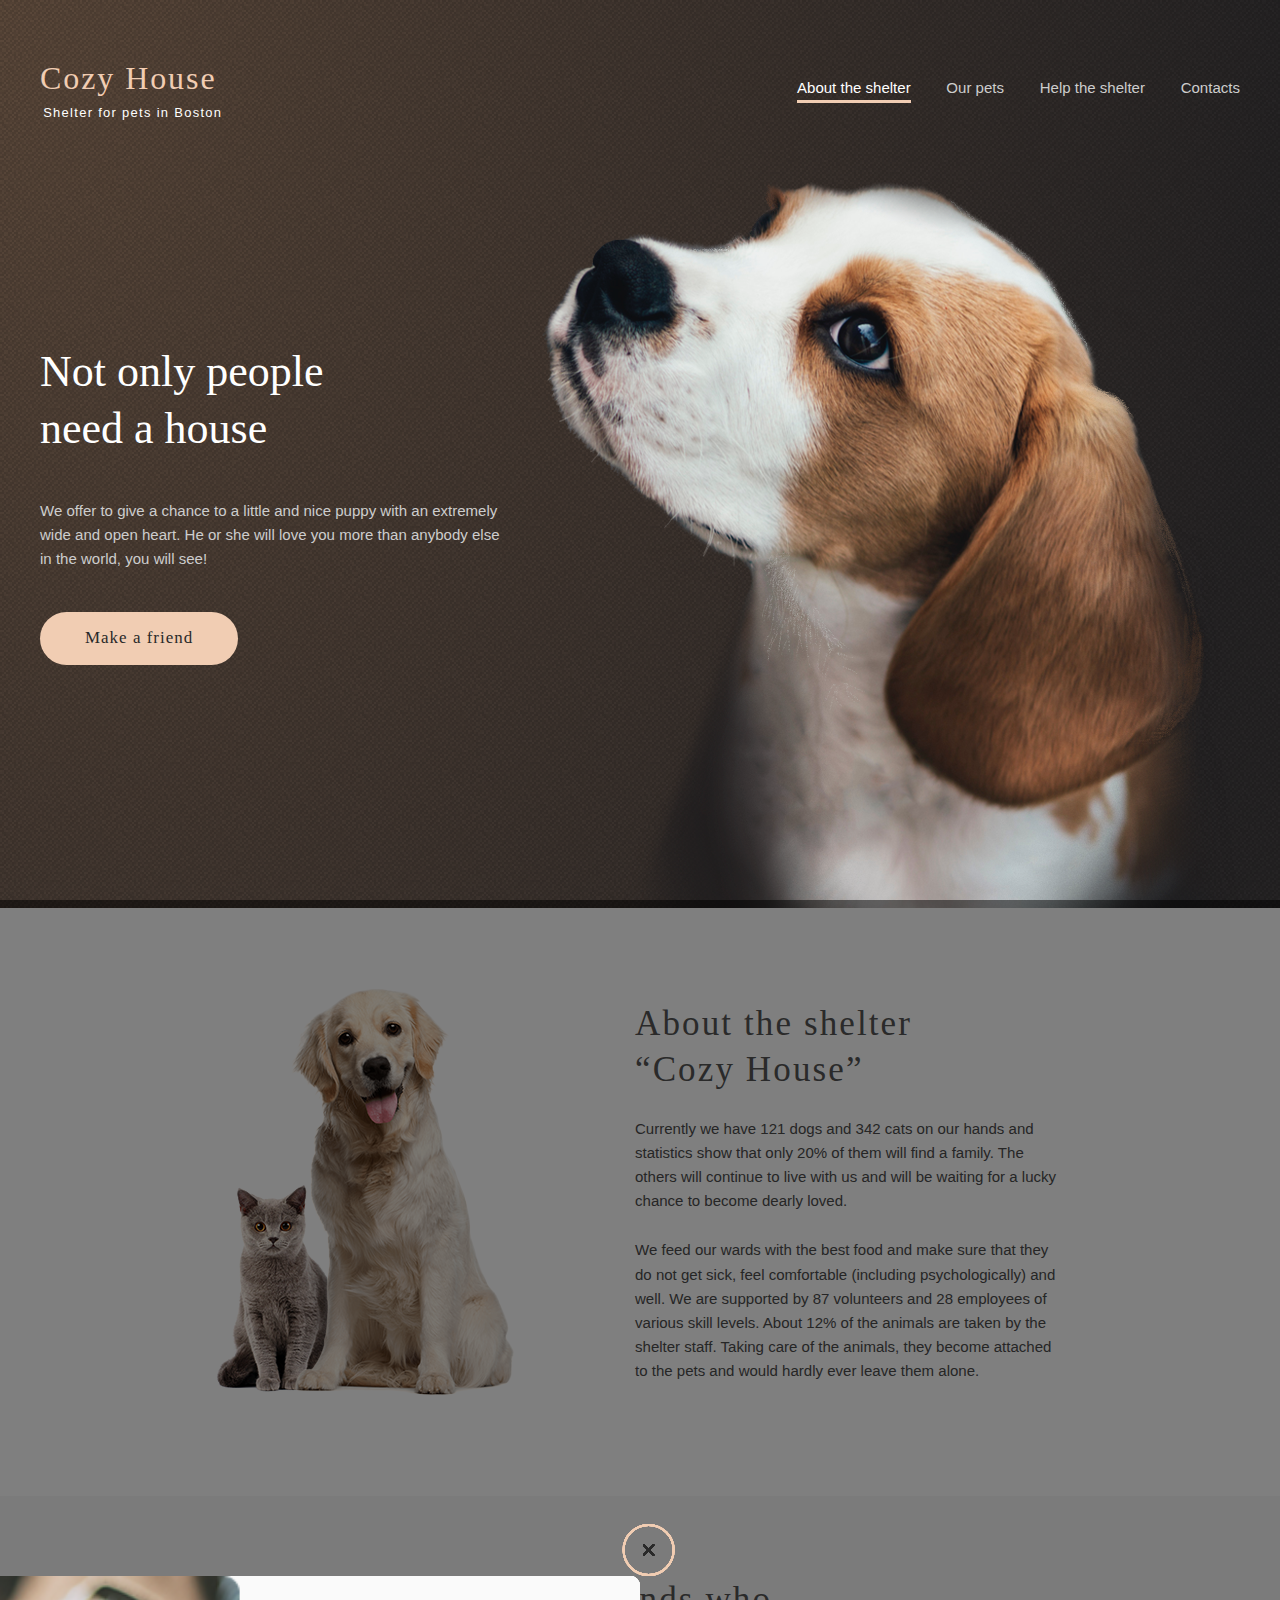
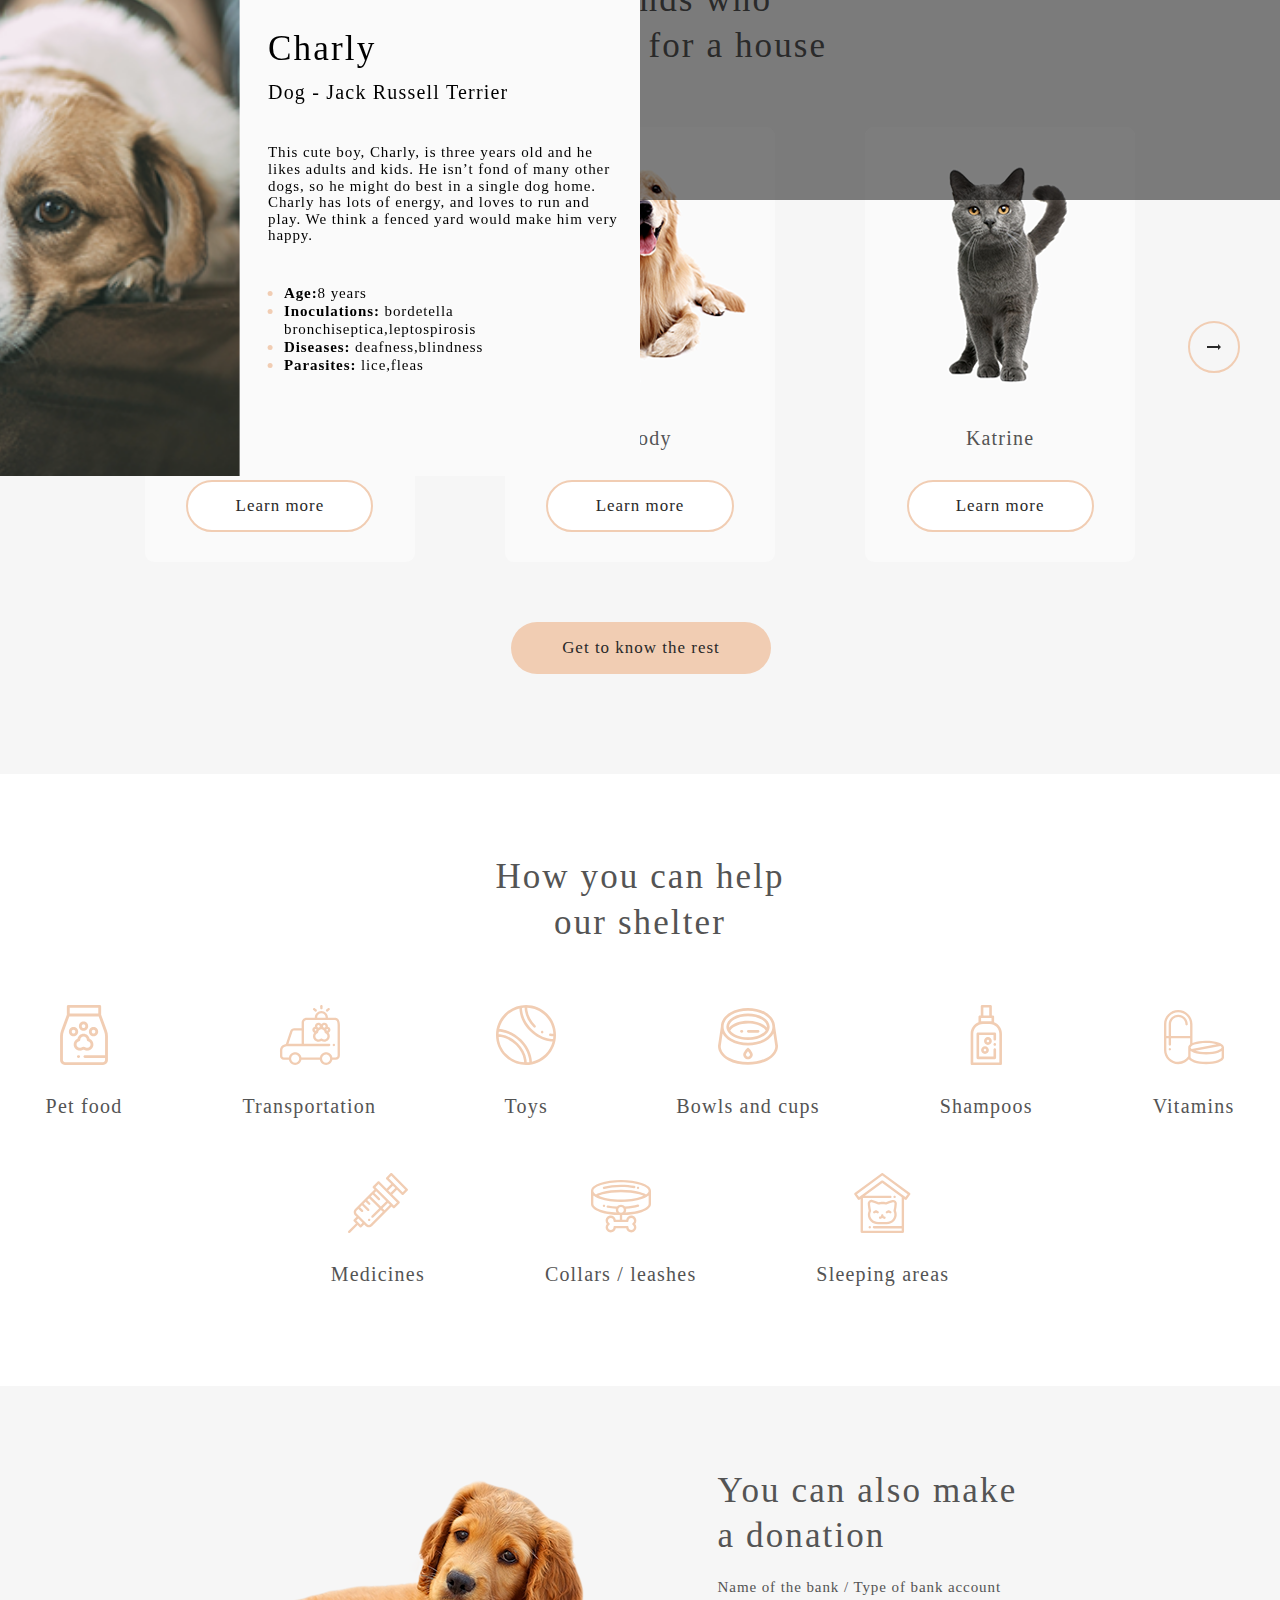
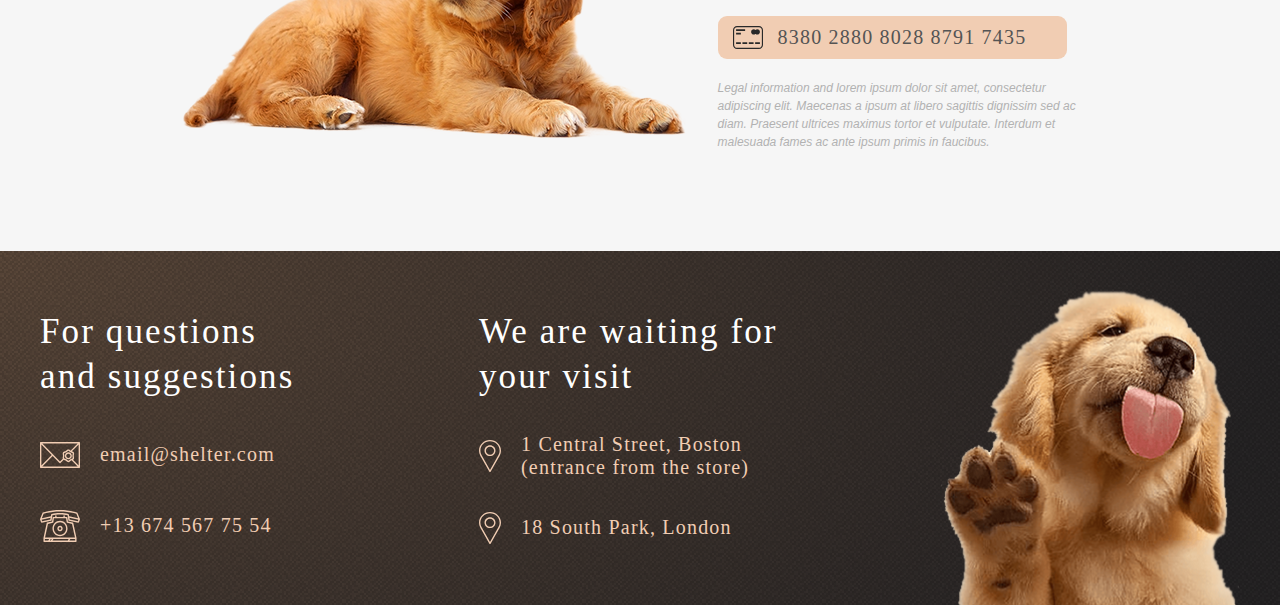
<file: index.html>
<!DOCTYPE html>
<html lang="en">
<head>
    <meta charset="UTF-8">
    <meta name='viewport' content="width=device-width">
    <meta http-equiv="X-UA-Compatible" content="ie=edge">
    <title>Shelter</title>
    <link rel="stylesheet" href="pages/style.css">
</head>
<body id="top">
    <header class="header">
        <div class="wrapper">
            <div class="logo">
                <h1 class="logo__title">Cozy House</h1>
                <h2 class="logo__subtitle">Shelter for pets in Boston</h2>
            </div>
            <nav class="menu">
                <input id="menu__toggle" type="checkbox">
                <label class="menu__btn" for="menu__toggle">
                    <span></span>
                </label>
                <ul class="list">
                    <li class="list__item">
                        <a href="#top" class="list__link first__list__link">About the shelter</a>
                    </li>
                    <li class="list__item">
                        <a href="pages/our_friends.html" class="list__link list__link__disabled">Our pets</a>
                    </li>
                    <li class="list__item">
                        <a href="" class="list__link list__link__disabled disabled__link__ever" >Help the shelter</a>
                    </li>
                    <li class="list__item">
                        <a href="" class="list__link list__link__disabled disabled__link__ever">Contacts</a>
                    </li>
                </ul>
            </nav>
        </div>
    </header>
    <main>
        <section class="hero">
            <div class="wrapper">
                <div class="hero__content">
                    <div class="content__section">
                        <h2 class="content__section__title">Not only people need a house</h2>
                        <p class="content__section__subtitle">We offer to give a chance to a little and nice puppy with an extremely wide and open heart. 
                            He or she will love you more than anybody else in the world, you will see!</p>
                        <form action="pages/our_friends.html" target="_blank">
                            <button class="content__section__button">Make a friend</button>
                        </form>
                    </div>
                    <img src="assets/start-screen-puppy.png" alt="start-screen-puppy" class="hero__image">
                </div>
            </div>
        </section>
        <section class="about">
            <div class="about__content">
                <img src="assets/about-pets.png" alt="about-pets" class="about__image">
                <div class="about__section">
                    <h3 class="about__title">About the shelter “Cozy House”</h3>
                    <p class="about__subtitle__1">Currently we have 121 dogs and 342 cats on our hands and statistics show that only 20% of them will
                    find a family. The others will continue to live with us and will be waiting for a lucky chance to become dearly loved.</p>
                    <p class="about__subtitle__2">We feed our wards with the best food and make sure that they do not get sick, feel comfortable (including psychologically) and well. 
                    We are supported by 87 volunteers and 28 employees of various skill levels. About 12% of the animals are taken by the shelter staff. 
                    Taking care of the animals, they become attached to the pets and would hardly ever leave them alone.</p>
                </div>
            </div>
        </section>
        <section class="pets">
            <div class="pets__content">
                <h3 class="pets__title">Our friends who
are looking for a house</h3>
                <div class="pets__wrapper">
                    <button class="slider__button left"><img src="assets/Arrow_left.svg" alt="arrov"></button>
                    <div class="slider"></div>
                    <button class="slider__button right"><img src="assets/Arrow.svg" alt="arrov"></button>
                </div>
                <form action="pages/our_friends.html" target="_blank">
                    <button class="pets__button">Get to know the rest</button>
                </form>
            </div>
            <div class="b-popup"></div>
        </section>
        <section class="help">
            <div class="help__content">
                <h3 class="help__title">How you can help our shelter</h3>
                <ul class="first__row">
                    <li class="row__item"><img src="assets/Vector1.svg" alt="food">Pet food</li>
                    <li class="row__item"><img src="assets/transportation.svg" alt="transportation" class="transp__item">Transportation</li>
                    <li class="row__item"><img src="assets/toys.svg" alt="toys">Toys</li>
                    <li class="row__item item__inline"><img src="assets/bowls-and-cups.svg" alt="bowl">Bowls and cups</li>
                    <li class="row__item"><img src="assets/shampoos.svg" alt="shampoos">Shampoos</li>
                    <li class="row__item item__inline"><img src="assets/vitamins.svg" alt="vitamins">Vitamins</li>
                    <li class="row__item"><img src="assets/medicines.svg" alt="medicines">Medicines</li>
                    <li class="row__item item__inline"><img src="assets/collars-or-leashes.svg" alt="collars-or-leashes">Collars / leashes</li>
                    <li class="row__item"><img src="assets/sleeping-area.svg" alt="sleeping-area">Sleeping areas</li>
                </ul>
            </div>
        </section>
        <section class="donation"> 
            <div class="donation__content">
                <img src="assets/donation-dog.png" alt="donation-dog" class="donation__dog">
                <div class="donation__item">
                    <h3 class="donation__title">You can also make a donation</h3>
                    <h5 class="donation__subtitle">Name of the bank / Type of bank account</h5>
                        <div class="credit__card">
                            <img src="assets/credit-card.svg" alt="">
                            <a href="">8380 2880 8028 8791 7435</a>
                        </div>
                    <p class="donation__paragraph">Legal information and lorem ipsum dolor sit amet, consectetur adipiscing elit. 
                        Maecenas a ipsum at libero sagittis dignissim sed ac diam. Praesent ultrices maximus tortor et vulputate. 
                        Interdum et malesuada fames ac ante ipsum primis in faucibus.</p>
                </div>
            </div>
        </section>
    </main>
    <footer class="footer">
        <div class="footer__content">
            <ul class="content__contacts">
                <li>
                    <h3 class="footer__titile">For questions and suggestions</h3>
                </li>
                <li>
                    <a href="https://gmail.com" class="footer__item"><img src="assets/mail.svg" alt="mail" class="footer_icons">email@shelter.com</a>
                </li>
                <li>
                    <a href="tel:+13 674 567 75 54" class="footer__item"><img src="assets/phone.svg" alt="phone" class="footer_icons">+13 674 567 75 54</a>
                </li>
            </ul>
            <ul class="content__adress">
                <li>
                    <h3 class="footer__titile">We are waiting for your visit</h3>
                </li>
                <li>
                    <a href="https://www.google.com/maps/place/1+Central+St,+Boston,+MA+02109,+%D0%A1%D0%A8%D0%90/@42.3585519,-71.056915,17z/data=!3m1!4b1!4m5!3m4!1s0x89e370868bc2ce7b:0x82fa7db94f5fea9e!8m2!3d42.3585519!4d-71.0547263" target="_blank" class="footer__item"><img src="assets/pin.svg" alt="pin" class="footer_icons">1 Central Street, Boston (entrance from the store)</a>
                </li>
                <li>
                    <a href="https://www.google.com/maps/search/18+South+Park,+London/@51.4750066,-0.2544279,12z/data=!3m1!4b1" target="_blank" class="footer__item"><img src="assets/icon-marker.svg" alt="icon" class="footer_icons" >18 South Park, London</a>
                </li>
            </ul>
            <img src="assets/footer-puppy.png" alt="footer-puppy" class="footer__puppy">
        </div>
    </footer>
    <script src="./pages/main.js"></script>
</body>
</html>
</file>
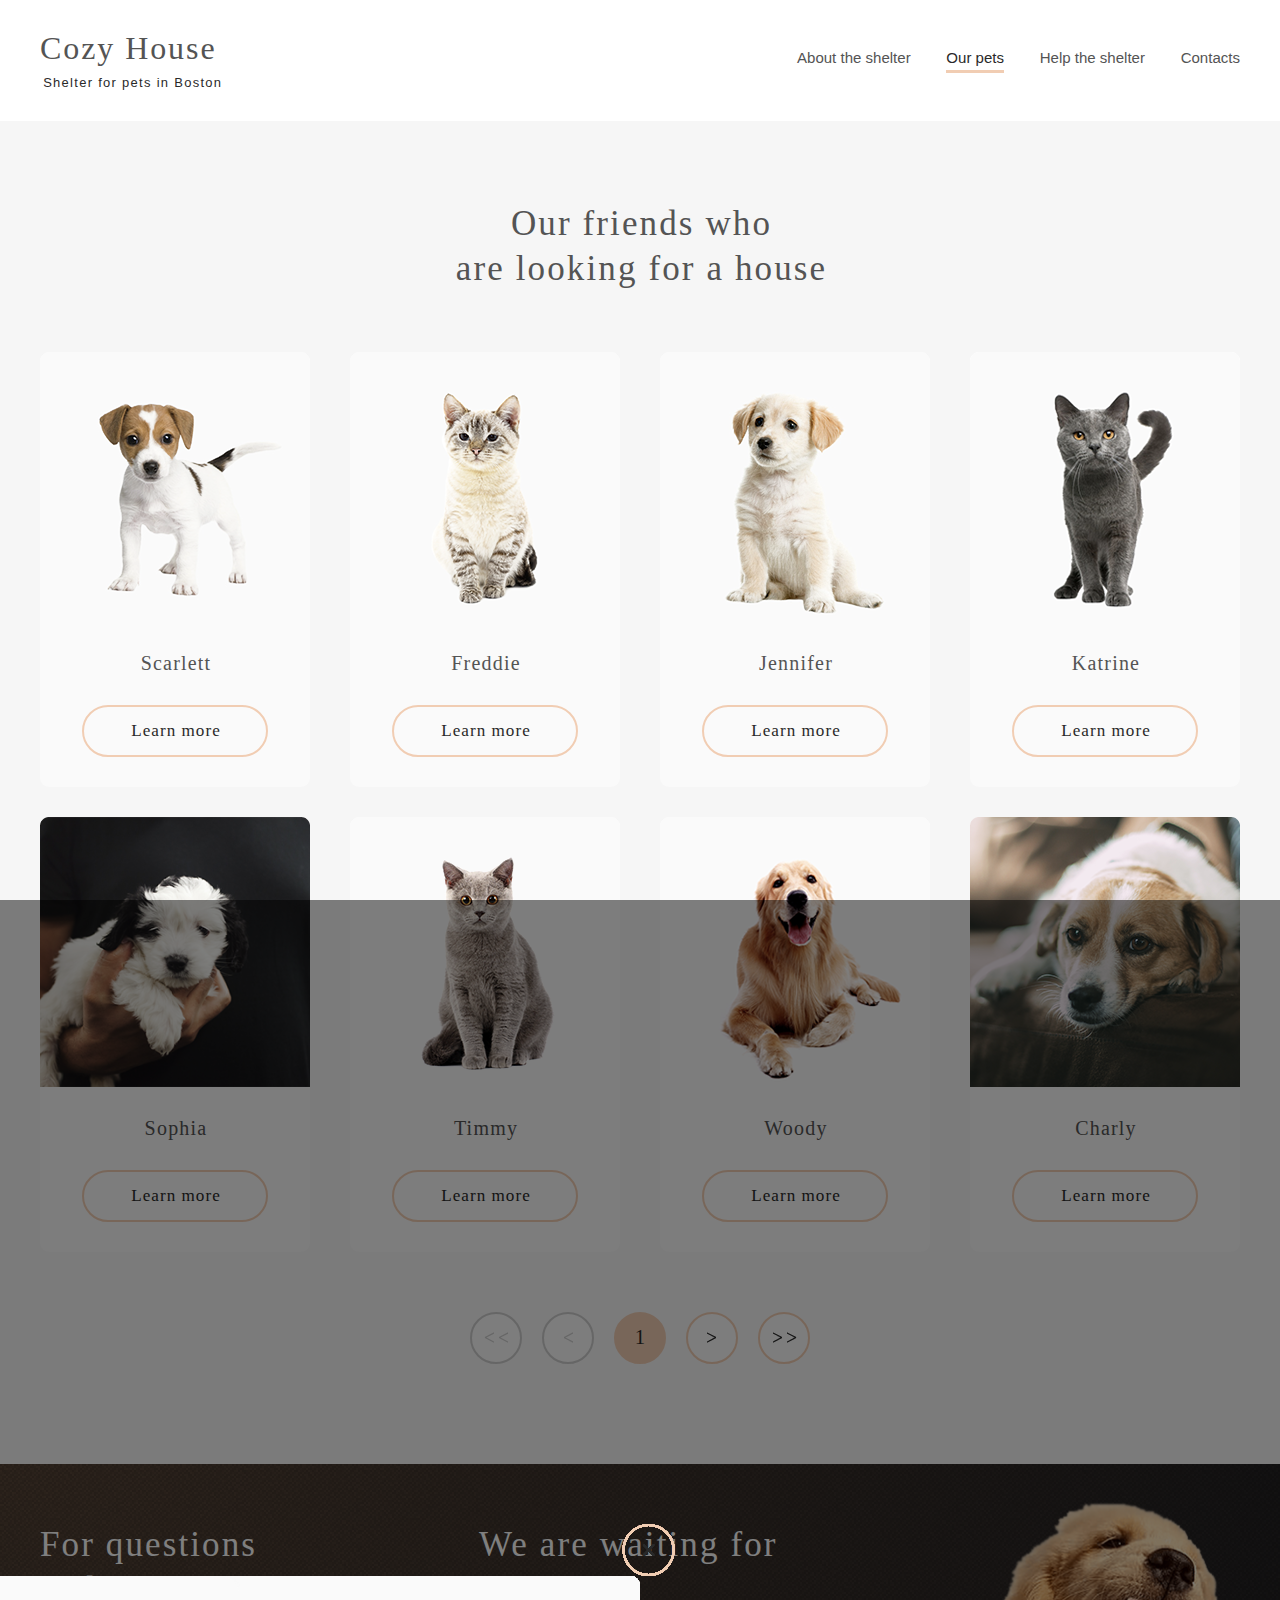
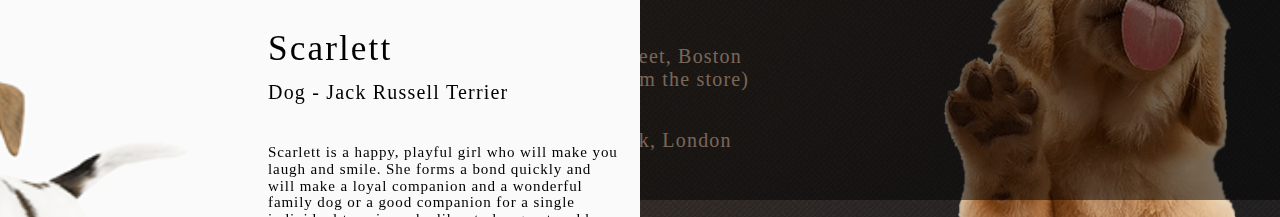
<file: pages/our_friends.html>
<!DOCTYPE html>
<html lang="en">
<head>
    <meta charset="UTF-8">
    <meta name='viewport' content="width=device-width, initial-scale-1.0">
    <meta http-equiv="X-UA-Compatible" content="ie=edge">
    <title>Shelter</title>
    <link rel="stylesheet" href="friends.css">
</head>
<body>
    <header class="header">
        <div class="wrapper">
            <div class="logo">
                <a href="../index.html">
                    <h1 class="logo__title">Cozy House</h1>
                    <h2 class="logo__subtitle">Shelter for pets in Boston</h2>
                </a>
            </div>
            <nav class="menu">
                <input id="menu__toggle" type="checkbox" />
                <label class="menu__btn" for="menu__toggle">
                    <span></span>
                </label>
                <ul class="list">
                    <li class="list__item">
                        <a href="../index.html" class="list__link list__link__disabled">About the shelter</a>
                    </li>
                    <li class="list__item">
                        <a href="" class="list__link first__list__link">Our pets</a>
                    </li>
                    <li class="list__item">
                        <a href="" class="list__link list__link__disabled disabled__link__ever">Help the shelter</a>
                    </li>
                    <li class="list__item">
                        <a href="" class="list__link list__link__disabled disabled__link__ever">Contacts</a>
                    </li>
                </ul>
            </nav>
        </div>
    </header>
    <main>
        <section class="friends">
            <h3 class="friends__title">Our friends who
are looking for a house</h3>
            <div class="page" id="page">
                <div class="pets" id="pets">
                </div>
            </div>
            <div class="buttons__wrapper">
                <button class="button button__disabled" id="firstPage" disabled><img src="../assets/doubleArrowLeft.svg" alt="turn left"></button>
                <button class="button button__disabled" id="prevPage" disabled><img src="../assets/dArrowLeft.png" alt="turn left"></button>
                <button class="button button__active" id="currentPage">0</button>
                <button class="button" id="nextPage"><img src="../assets/arr-r.png" alt="turn right"></button>
                <button class="button" id="lastPage"><img src="../assets/arrowRight.png" alt="turn right"></button>
            </div>
            <div class="b-popup"></div>
        </section>
    </main>
    <footer class="footer">
        <div class="footer__content">
            <ul class="content__contacts">
                <li>
                    <h3 class="footer__titile">For questions and suggestions</h3>
                </li>
                <li>
                    <a href="https://gmail.com" class="footer__item"><img src="../assets/mail.svg" alt="mail" class="footer_icons">email@shelter.com</a>
                </li>
                <li>
                    <a href="tel:+13 674 567 75 54" class="footer__item"><img src="../assets/phone.svg" alt="phone" class="footer_icons">+13 674 567 75 54</a>
                </li>
            </ul>
            <ul class="content__adress">
                <li>
                    <h3 class="footer__titile">We are waiting for your visit</h3>
                </li>
                <li>
                    <a href="https://www.google.com/maps/place/1+Central+St,+Boston,+MA+02109,+%D0%A1%D0%A8%D0%90/@42.3585519,-71.056915,17z/data=!3m1!4b1!4m5!3m4!1s0x89e370868bc2ce7b:0x82fa7db94f5fea9e!8m2!3d42.3585519!4d-71.0547263" target="_blank" class="footer__item"><img src="../assets/pin.svg" alt="pin" class="footer_icons">1 Central Street, Boston (entrance from the store)</a>
                </li>
                <li>
                    <a href="https://www.google.com/maps/search/18+South+Park,+London/@51.4750066,-0.2544279,12z/data=!3m1!4b1" target="_blank" class="footer__item"><img src="../assets/icon-marker.svg" alt="icon" class="footer_icons" >18 South Park, London</a>
                </li>
            </ul>
            <img src="../assets/footer-puppy.png" alt="footer-puppy" class="footer__puppy">
        </div>
    </footer>
    <script src="./script.js"></script>
</body>
</html>
</file>
<file: pages/style.css>
* {
    margin: 0px;
    padding: 0px;
    -webkit-box-sizing: border-box;
    -moz-box-sizing: border-box;
    -o-box-sizing: border-box;
    box-sizing: border-box;
}

:root {
    font-size: 16px;
}

body {
    margin: 0px auto;
    width: 100%;
}

.header {
    width: 100%;
    position: absolute;
    top: 3.812rem;
    padding: 0rem 2.5rem;
}

.wrapper {
    max-width: 75rem;
    margin: 0 auto;
    display: flex;
    justify-content: space-between;
}

.logo {
    display: flex;
    flex-direction: column;
}

.logo__title {
    font-family: Georgia;
    font-style: normal;
    font-weight: normal;
    font-size: 2rem;
    line-height: 110%;
    letter-spacing: 0.06em;
    color: #F1CDB3;
    z-index: 1;
}

.logo__subtitle {
    font-family: Arial;
    font-weight: 100;
    font-size: 0.81rem;
    line-height: 0.94rem;
    line-height: 110%;
    letter-spacing: 0.1em;
    color: #FFFFFF;
    margin-top: 0.625rem;
    text-align: center;
    padding-left: 0.2rem;
    z-index: 1;
}

.menu {
    display: flex;
    width: 27.6875rem;
}

#menu__toggle {
    display: none;
}

.list {
    list-style-type: none;
    display: flex;
    width: 100%;
    justify-content: space-between;
}

.list__item {
    padding-top: 0.94rem;
}

.first__list__link {
    padding-bottom: 0.25rem;
    border-bottom: solid 3px #F1CDB3;
}

.list__link {
    text-decoration: none;
    font-weight: normal;
    font-family: Arial;
    font-size: 0.94rem;
    line-height: 160%;
    color: #ffffff;
} 

.list__link:hover {
    color: #ffffff;
}

.list__link:active {
    padding-bottom: 0.25rem;
    border-bottom: solid 3px #F1CDB3;
}

.list__link__disabled {
    color: #CDCDCD;
}

.disabled__link__ever {
    pointer-events: none;
}

main {
    display: flex;
    flex-direction: column;
}

.hero {
    background: url(../assets/noise_transparent@2x.png),
    radial-gradient(100% 215.42% at 0% 0%, #5B483A 0%, #262425 100%), #211F20;
    padding: 0rem 2.5rem;
}


.hero__content {
    display: flex;
    flex-wrap: wrap;
    justify-content: space-between;
    width: 100%;
}

.content__section {
    display: flex;
    flex-direction: column;
    justify-content: center;
    max-width: 28.75rem;
}

.content__section__title {
    width: 19.375rem;
    font-family: Georgia;
    font-style: normal;
    font-weight: normal;
    font-size: 2.75rem;
    line-height: 130%;
    color: #FFFFFF;
    padding-top: 6.2rem;
}

.content__section__subtitle {
    font-family: Arial;
    font-size: 0.94rem;
    line-height: 160%;
    color: #CDCDCD;
    margin-top: 2.6rem;
}

.content__section__button {
    padding: 15px 45px;
    border-radius: 100px;
    background-color: #F1CDB3;
    font-family: Georgia;
    font-size: 1.06rem;
    line-height: 130%;
    letter-spacing: 0.06em;
    color: #292929;
    border: none;
    margin-top: 2.6rem;
}

.content__section__button:hover {
    background-color: #FDDCC4;
    cursor: pointer;
}

button, 
button:active, 
button:focus {
    outline: none;
}

.hero__image {
    padding-top: 11.25rem;
}

.about {
    padding: 0rem 2.5rem;
    background-color: #ffffff;
}

.about__content {
    max-width: 53.125rem;
    margin: 5rem auto 6.25rem;
    column-gap: 7.5rem;
    display: flex;
    flex-wrap: wrap-reverse;
    justify-content: space-between;
    align-items: center;
}

.about__section {
    width: 26.875rem;
}

.about__title {
    width: 23.125rem;
    font-family: Georgia;
    font-style: normal;
    font-weight: normal;
    font-size: 2.19rem;
    line-height: 130%;
    letter-spacing: 0.06em;
    color: #545454;
}

.about__subtitle__1 {
    font-family: Arial;
    font-style: normal;
    font-weight: normal;
    font-size: 0.94rem;
    line-height: 160%;
    color: #4C4C4C;
    padding: 1.5625rem 0rem;
}

.about__subtitle__2 {
    font-family: Arial;
    font-style: normal;
    font-weight: normal;
    font-size: 0.94rem;
    line-height: 160%;
    color: #4C4C4C;
}

.pets {
    background-color: #F6F6F6;
    padding: 0rem 2.5rem;
}

.pets__content {
    max-width: 75rem;
    display: flex;
    flex-direction: column;
    align-items: center;
    margin: 5rem auto 6.25rem;
}

.pets__title {
    width: 33%;
    white-space: pre;
    display: flex;
    justify-content: center;
    font-family: Georgia;
    font-style: normal;
    font-weight: normal;
    font-size: 2.19rem;
    line-height: 130%;
    text-align: center;
    letter-spacing: 0.06em;
    color: #545454;
    margin-top: 1px;
    margin-left: 3px;
}

.pets__wrapper {
    width: 100%;
    display: flex;
    justify-content: space-between;
    margin-top: 3.7rem;
}

.pets__button {
    margin-top: 3.76rem;
    margin-left: 2px;
    width: 16.31rem;
    padding: 0.94rem 0rem;
    font-family: Georgia;
    display: flex;
    justify-content: center;
    align-items: center;
    font-style: normal;
    font-weight: normal;
    font-size: 1.06rem;
    line-height: 130%;
    letter-spacing: 0.06em;
    color: #292929;
    background-color: #F1CDB3;
    border-radius: 100px;
    border: none;
}

.pets__button:hover {
    background-color: #FDDCC4;
    cursor: pointer;
}

.slider {
    width: 82.5%;
    display: flex;
    justify-content: center;
    column-gap: 5.63rem;
    list-style-type: none;
    overflow: hidden;
}

.slider__button {
    display: flex;
    justify-content: center;
    align-items: center;
    width: 3.25rem;
    height: 3.25rem;
    border: 2px solid #F1CDB3;
    box-sizing: border-box;
    border-radius: 6.25rem;
    background-color: #F6F6F6;
    margin-top: 12.08rem;
}

.slider__button:hover {
    background-color: #FDDCC4;
    border: 2px solid #FDDCC4;
    cursor: pointer;
}

.pet__card {
    display: none;
    position: relative;
    flex-direction: column;
    justify-content: center;
    background-color: #FAFAFA;
    border-radius: 9px;
    animation: 0.5s ease-in-out;
}

.pet__card:hover {
    background-color: #ffffff;
    box-shadow: 0px 2px 35px 14px rgba(13, 13, 13, 0.04);
}


.card__title {
    margin: 1.875rem auto;
    font-family: Georgia;
    font-style: normal;
    font-weight: normal;
    font-size: 1.25rem;
    line-height: 1.44rem;
    text-align: center;
    letter-spacing: 0.06em;
    color: #545454;
}

.card__button {
    margin: 0rem auto 1.875rem;
    width: 11.69rem;
    background-color: white;
    border: 2px solid #F1CDB3;
    border-radius: 100px;
    font-family: Georgia;
    font-style: normal;
    font-weight: normal;
    font-size: 1.06rem;
    line-height: 130%;
    letter-spacing: 0.06em;
    color: #292929;
    padding-top: 0.8rem;
    padding-bottom: 0.8rem;
}

.card__button:hover {
    background-color: #FDDCC4;
    border: 2px solid #FDDCC4;
    cursor: pointer;
}

.help {
    padding: 0rem 2.5rem;
    background-color: #ffffff;
}

.help__content {
    max-width: 75rem;
    margin: 5rem auto 6.25rem; 
    display: flex;
    flex-direction: column;
    align-items: center;
}

.help__title {
    width: 20rem;
    font-family: Georgia;
    font-style: normal;
    font-weight: normal;
    font-size: 2.1875rem;
    line-height: 130%;
    text-align: center;
    letter-spacing: 0.06em;
    color: #545454;
    margin: 0rem auto 3.75rem;
}

.first__row {
    display: flex;
    flex-wrap: wrap;
    row-gap: 3.44rem;
    justify-content: center;
    column-gap: 7.5rem;
    list-style-type: none;
    width: 100%;
}

.row__item {
    display: flex;
    flex-direction: column;
    align-items: center;
    row-gap: 1.875rem;
    font-family: Georgia;
    font-style: normal;
    font-weight: normal;
    font-size: 1.25rem;
    line-height: 115%;
    letter-spacing: 0.06em;
    color: #545454;
}

.item__inline {
    align-self: flex-end;
}

.donation {
    background-color: #F6F6F6;
    padding: 0rem 2.5rem;
}

.donation__item {
    width: 31.66%;
}

.donation__content {
    max-width: 75rem;
    display: flex;
    flex-wrap: wrap-reverse;
    justify-content: center;
    row-gap: 3.75rem;
    align-items: center;
    column-gap: 1.875rem;
    margin: 5.1rem auto 6.3rem; 
}

.donation__title {
    width: 18.75rem;
    font-family: Georgia;
    font-style: normal;
    font-weight: normal;
    font-size: 2.19rem;
    line-height: 130%;
    letter-spacing: 0.06em;
    color: #545454;
}

.donation__subtitle {
    font-family: Georgia;
    font-style: normal;
    font-weight: normal;
    font-size: 0.94rem;
    line-height: 110%;
    letter-spacing: 0.06em;
    color: #545454;
    margin: 1.25rem 0rem;
}

.credit__card {
    width: 21.85rem;
    display: flex;
    align-items: center;
    border-radius: 9px;
    background-color: #F1CDB3;
    border: none;
    font-family: Georgia;
    font-style: normal;
    font-weight: normal;
    font-size: 1.25rem;
    line-height: 115%;
    letter-spacing: 0.06em;
    color: #545454;
}

.credit__card:hover {
    background-color: #FDDCC4;
}

.credit__card > img {
    margin: 0px 15px
}

.credit__card > a {
    padding: 0.625rem 0rem;
    text-decoration: none;
    color: #545454;
}

.donation__paragraph {
    font-family: Arial;
    font-style: italic;
    font-weight: normal;
    font-size: 0.75rem;
    line-height: 18px;
    display: flex;
    align-items: center;
    color: #B2B2B2;
    margin-top: 1.25rem;
}

.footer {
    overflow: hidden;
    background: url(../assets/noise_transparent@2x.png),
    radial-gradient(100% 215.42% at 0% 0%, #5B483A 0%, #262425 100%), #211F20;
    padding: 0rem 2.5rem;
}

.footer__content {
    max-width: 75rem;
    display: flex;
    justify-content: space-between;
    flex-wrap: wrap;
    margin: 2.4rem auto 0;
}

.content__contacts {
    list-style-type: none;
    display: flex;
    flex-direction: column;
    align-items: flex-start;
    row-gap: 2.62rem;
    width: 17.5rem;
    margin-top: 1.2rem
}

.content__adress {
    list-style-type: none;
    display: flex;
    flex-direction: column;
    align-items: flex-start;
    row-gap: 2.05rem;
    width: 18.875rem;
    margin-top: 1.2rem
}

.footer__titile {
    font-family: Georgia;
    font-style: normal;
    font-weight: normal;
    font-size: 2.19rem;
    line-height: 130%;
    letter-spacing: 0.06em;
    color: #FFFFFF;
}

.footer__item {
    display: flex;
    justify-content: flex-start;
    column-gap: 1.25rem;
    align-items: center;
    font-family: Georgia;
    font-style: normal;
    font-weight: normal;
    font-size: 1.25rem;
    line-height: 115%;
    letter-spacing: 0.06em;
    color: #F1CDB3;
    text-decoration: none;
}

.popUp {
    position: fixed;
    opacity: 1;
    display: flex;
    top: 200%; 
    z-index: 3;
    transform: translate(-50%, -50%);
}

.popUp__contain {
    width: 56.3rem;
    display: flex;
    justify-content: space-between;
    font-family: Georgia;
    background-color: #FAFAFA;
    border-radius: 9px;
    overflow: hidden;
    margin-top: 3.25rem;
}

.popUp__img {
    width: 500px;
    height: 500px;
}

.popUp__inner {
    width: 22rem;
    margin-right: 1.25rem;
}

.popUp__title {
    font-family: Georgia;
    font-style: normal;
    font-weight: normal;
    font-size: 2.2rem;
    line-height: 130%;
    letter-spacing: 0.06em;
    color: #000000;
    margin-top: 3.1rem;
}

.popUp__subtitle {
    font-family: Georgia;
    font-style: normal;
    font-weight: normal;
    font-size: 1.25rem;
    line-height: 115%;
    letter-spacing: 0.06em;
    color: #000000;
    margin-top: 0.63rem;
}

.popUp__description {
    font-family: Georgia;
    font-style: normal;
    font-weight: normal;
    font-size: 0.94rem;
    line-height: 110%;
    letter-spacing: 0.06em;
    color: #000000;
    margin: 2.5rem 0rem;
}

.popUp__list {
    color: #F1CDB3;
    margin-left: 1rem;
}

.popUp__list-item {
    color: #000000;
    font-size: 15px;
    line-height: 110%;
    letter-spacing: 0.06em;
}

.popUp__btn {
    height: 52px;
    width: 52px;
    border: 2px solid #F1CDB3;
    border-radius: 75%;
    display: flex;
    justify-content: center;
    align-items: center;
    position: fixed;
    top: 0;
    right: -35px;
}

.b-popup{
    width: 100%;
    min-height: 100%;
    background-color: rgba(0,0,0,0.5);
    overflow: hidden;
    position: fixed;
    top: 100%; /*0px*/
    left: 0px;
    right: 0px;
    bottom: 0px;
    z-index: 2;
} 


.active {
    display: flex;
    opacity: 1;
}

.next {
    position: absolute;
    top: 0;
    display: flex;
  }

.to-left {
  animation-name: left;
}

.from-right {
  animation-name: right;
}

.to-right {
  animation-name: right;
  animation-direction: reverse;
}

.from-left {
  animation-name: left;
  animation-direction: reverse;
}

@keyframes left {
  from {
    left: 0;
  }
  to {
    left: -100%;
  }
}

@keyframes right {
  from {
    right: 100%;
  }
  to {
    right: 0;
  }
}

@keyframes slidein {
    from {
        right: -100%;
    }

    to {
        right: 0;
    }
}

@media (max-width: 1279px) {
    .popUp__contain {
        width: 39.4rem;
        margin-top: 3.25rem;
    }
    
    .popUp__img {
        width: 350px;
        height: 350px;
    }
    
    .popUp__inner {
        width: 16.25rem;
        margin-right: 1.25rem;
    }
    
    .popUp__title {
        font-size: 2.2rem;
        margin-top: 0.63rem;
    }
    
    .popUp__subtitle {
        font-size: 1.25rem;
        margin-top: 0.63rem;
    }
    
    .popUp__description {
        font-size: 0.94rem;
        margin: 1.25rem 0rem;
    }

    .content__section > form {
        margin: 0px auto;
    }
    
}

@media (max-width: 767px) {
    .popUp__contain {
        width: 271px;
        margin-top: 3.25rem;
        justify-content: center;
    }
    
    .logo {
        z-index: 4;
    }

    .popUp__img {
        display: none;
    }
    
    .popUp__inner {
        margin-right: 0rem;
        display: flex;
        flex-direction: column;
        align-items: center;
    }
    
    .popUp__title {
        font-size: 2.2rem;
        margin-top: 0.63rem;
    }
    
    .popUp__subtitle {
        font-size: 1.25rem;
        margin-top: 0.63rem;
    }
    
    .popUp__description {
        font-size: 0.94rem;
        margin: 1.25rem 0rem;
        text-align: justify;
        margin-left: 10px;
        margin-right: 10px;
    }

    .popUp__list {
        margin-bottom: 10px;
    }

    .popUp__btn {
        position: fixed;
        top: 0;
        right: -35px;
    }

    .donation__title {
        margin: 0px auto;
        width: 14rem;
    }

    .content__section__title {
        margin: 0 auto;
        width: 260px;
    }
}


@media (max-width: 77.5rem) { 
    .header {
        top: 1.95rem;
        padding: 0rem 1.9rem;
    }

    .logo__subtitle {
        padding-left: 0.1rem;
    }

    .hero {
        padding: 0rem 1.9rem;
    }

    .hero__content {
        justify-content: center;
        column-gap: 0.31rem;
        row-gap: 6.25rem;
    }

    .content__section__title {
        padding-top: 9.44rem;
    }

    .content__section__subtitle {
        margin-top: 2.58rem;
    }

    .content__section__button {
        align-self: center;
    }    

    .about__content {
        justify-content: center;
        row-gap: 5rem;
    }

    .about__section {
        width: 27.31rem
    }

    .about__title {
        margin-top: 1px;
    }

    .about__subtitle__1 {
        padding: 1.5rem 0rem 1.57rem;
    }

    .pets {
        padding: 0rem 1.9rem;
    }

    .pets__title {
        margin-top: 1px;
    }

    .pets__wrapper {
        margin-top: 3.6rem;
        column-gap: 0.75rem;
    }

    .slider {
        margin-top: 1px;
    }

    .card__title {
        margin: 1.875rem auto 1.9rem;
    }

    .card__button {
        padding-top: 0.8rem;
        padding-bottom: 0.8rem;
    }

    .pets__button {
        margin-top: 3.76rem;
    }

    .help {
        padding: 0rem 1.9rem;
    }

    .help__title { 
        margin: 1px auto 3.7rem;
    }

    .first__row {
        column-gap: 3.75rem;
        
    }

    .row__item {
        width: 10.625rem;
        align-content: center;
    }

    .transp__item {
        margin-right: 1.31rem;
    }

    .donation {
        padding: 0rem 1.9rem;
    }

    .donation__item {
        width: 23.75rem;
    }

    .donation__content {
        justify-content: center;
        margin: 5.1rem auto 6.26rem;
    }

    .donation__subtitle {
        margin: 1.2rem 0rem 1.23rem;
    }

    .donation__dog {
        margin-right: 1px;
    }

    .footer__content {
        display: flex;
        justify-content: center;
        column-gap: 3.75rem;
        row-gap: 3.9rem;
        margin: 0.72rem auto 0;
    }

    .content__contacts {
        width: 17.5rem;
    }

    .content__adress {
        width: 18.875rem;
    }
}

@media (max-width: 1150px) {
    .help__content {
        width: 39.38rem;
    }
}

@media (max-width: 62.5rem) {
    .hero__image {
        width: 35.56rem;
        margin-left: auto;
        padding: 0rem;
    }
}

@media (max-width: 47rem) {
    .header {
        padding: 0rem 0.625rem;
    }

    .menu__btn {
        display: flex; 
        align-items: center; 
        position: absolute;
        top: 19px;
        right: 53px;
        width: 30px;
        height: 22px;
        cursor: pointer;
        z-index: 4;
        transition-duration: .25s;
    }

    .menu__btn > span,
    .menu__btn > span::before,
    .menu__btn > span::after {
    display: block;
    position: absolute;
    width: 100%;
    height: 2px;
    background-color: #F1CDB3;
    transition-duration: .25s;
    }
    .menu__btn > span::before {
    content: '';
    top: -10px;
    transition-duration: .25s;
    }
    .menu__btn > span::after {
    content: '';
    top: 10px;
    transition-duration: .25s;
    }

    .list {
        visibility: hidden;
        top: 0;
        bottom: 0;
        right: -100%;
        width: 320px;
        flex-direction: column;
        position: fixed;
        align-items: center;
        justify-content: center;
        row-gap: 2.5rem;
        background-color:  #292929;
        transition-duration: .5s;
    }

    .list__item {
        padding: 0rem;
    }

    .list__link {
        color: #CDCDCD;
        font-family: Arial;
        font-size: 2rem;
        line-height: 160%;
    }

    .first__list__link {
        color: #FAFAFA;
        font-family: Arial;
        font-size: 2rem;
        line-height: 160%;
    }

    .menu {
        width: 0rem;
    }

    #menu__toggle:checked ~ .menu__btn > span {
        transform: rotate(90deg);
        transition-duration: .25s;
    }
    #menu__toggle:checked ~ .menu__btn > span::before {
        background-color: #F1CDB3;
    }
    #menu__toggle:checked ~ .menu__btn > span::after {
        background-color: #F1CDB3;
    }
    #menu__toggle:checked ~ .list {
        visibility: visible;
        right: 0;
        animation-duration: .5s;
        animation-name: slidein;
        z-index: 3;
      }

    .hero {
        padding: 0rem 0.625rem;
    }

    .hero__content {
        row-gap: 6.6rem;
    }

    .hero__image {
        width: 16.25rem;
        margin-left: auto;
        padding: 0rem;
    }

    .content__section__title {
        font-size: 1.56rem;
        text-align: center;
        letter-spacing: 0.06em;
    }

    .content__section__subtitle {
        text-align: center;
    }

    .about {
        padding: 0rem 0.625rem;
    }

    .about__content {
        margin: 2.56rem auto 2.66rem;
        row-gap: 2.56rem;
    }

    .about__title {
        font-size: 1.56rem;
        width: 18rem;
        text-align: center;
        margin: 0px auto;
    }

    .about__subtitle__1 {
        text-align: justify;
        margin: 0rem 0.94rem;
        padding: 1.6rem 0rem 1.36rem;
    }

    .about__subtitle__2 {
        text-align: justify;
        margin: 0rem 0.94rem;
    }

    .about__image {
        width: 16.25rem;
    }

    .pets {
        padding: 0rem 0.625rem;
    }

    .pets__content {
        margin: 2.56rem auto 2.66rem;
    }

    .pets__title {
        font-size: 1.56rem;
    }

    .pets__wrapper {
        flex-wrap: wrap;
        justify-content: center;
        column-gap: 5rem;
        margin-top: 2.56rem;
        row-gap: 1.26rem;
    }

    .pets__button {
        margin-top: 2.6rem;
    }

    .slider {
        width: 90%;
        order: -1;
    }

    .slider__button {
        margin: 0rem;
    }

    .help {
        padding: 0rem 0.625rem;
    }

    .help__content {
        margin: 2.56rem auto 2.6rem;
    }

    .help__content {
        width: 18.75rem;
    }

    .help__title {
        font-size: 1.56rem;
        width: 14rem;
        margin-bottom: 2.6rem;
    }

    .first__row {
        column-gap: 1.87rem;
        justify-content: space-between;
        padding: 0rem 0.3rem;
        row-gap: 1.87rem;
    }

    .first__row > li > img {
        width: 50px;
        height: 50px;
    }

    .row__item {
        width: 8.12rem;
        font-size: 0.94rem;
        row-gap: 1.26rem;
    }

    .transp__item {
        margin: 0px;
    }

    .donation {
        padding: 0rem 0.625rem;
    }

    .donation__content {
        row-gap: 2.7rem;
        margin: 2.66rem 0rem 2.6rem;
    }

    .donation__title {
        font-size: 1.56rem;
        text-align: center;
    }

    .donation__subtitle {
        margin: 1.5rem auto 1.46rem;
        font-size: 0.94rem;
        font-family: Arial;
        letter-spacing: 0.02em;
        text-align: center;
        letter-spacing: 0rem;
    }

    .credit__card {
        width: 17.56rem;
        height: 2.69rem;
        font-size: 0.94rem;
        margin: 0rem auto;
    }

    .donation__paragraph {
        text-align: justify;
        padding: 0rem 0.6rem
    }

    .donation__dog {
        width: 16.25rem;
    }

    .footer {
        padding: 0rem 0.625rem;
    }

    .footer__content {
        display: flex;
        justify-content: center;
        align-items: center;
        column-gap: 3.75rem;
        row-gap: 1.36rem;
    }

    .content__contacts {
        width: 18.75rem;
        align-items: center;
    }

    .content__adress {
        width: 18.75rem;
        row-gap: 1.9rem;
    }

    .content__adress > li > a {
        margin: 0rem;
        margin-top: 0.1rem
    }

    .footer__titile {
        text-align: center;
    }

    .footer__item {
        margin-left: 0.69rem;
        margin-top: 1px;
    }

    .footer__puppy {
        width: 16.25rem;
        margin-top: 4.3rem;
    }
}
</file>
<file: pages/friends.css>
* {
    margin: 0px;
    padding: 0px;
    -webkit-box-sizing: border-box;
    -moz-box-sizing: border-box;
    -o-box-sizing: border-box;
    box-sizing: border-box;
}

:root {
    font-size: 16px;
}

body {
    margin: 0px auto;
    width: 100%;
}

.header {
    width: 100%;
    padding: 0rem 2.5rem;
    display: flex;
    position: sticky;
    background-color: #ffffff;
    top: 0px;
    right: 0px;
    z-index: 3;
}

.wrapper {
    max-width: 75rem;
    width: 100%;
    display: flex;
    justify-content: space-between;
    margin: 1.91rem auto;
}

.logo {
    display: flex;
    flex-direction: column;
}

.logo > a {
    text-decoration: none;
}

.logo__title {
    font-family: Georgia;
    font-style: normal;
    font-weight: normal;
    font-size: 2rem;
    line-height: 110%;
    letter-spacing: 0.06em;
    color: #545454;
}

.logo__subtitle {
    font-family: Arial;
    font-weight: 100;
    font-size: 0.81rem;
    line-height: 0.94rem;
    line-height: 110%;
    letter-spacing: 0.1em;
    color: #292929;
    margin-top: 0.625rem;
    text-align: center;
    padding-left: 0.2rem;
}

.menu {
    display: flex;
    width: 27.6875rem;
}

#menu__toggle {
    display: none;
}

.list {
    list-style-type: none;
    display: flex;
    width: 100%;
    justify-content: space-between;
}

.list__item {
    padding-top: 0.94rem;
}

.first__list__link {
    padding-bottom: 0.25rem;
    border-bottom: solid 3px #F1CDB3;
}

.list__link {
    text-decoration: none;
    font-weight: normal;
    font-family: Arial;
    font-size: 0.94rem;
    line-height: 160%;
    color: #292929;
} 

.list__link:hover {
    color: #292929;
}

.list__link:active {
    padding-bottom: 0.25rem;
    border-bottom: solid 3px #F1CDB3;
}

.list__link__disabled {
    color: #545454;
}

.disabled__link__ever {
    pointer-events: none;
}

main {
    display: flex;
    flex-direction: column;
    background-color: #F6F6F6;
    padding: 0rem 2.5rem;
}

.friends {
    max-width: 75rem;
    margin: 0rem auto;
}

.pets {
    display: flex;
    max-width: 100%;
    flex-wrap: wrap;
    position: relative;
    justify-content: center;
    column-gap: 2.5rem;
    row-gap: 0.94rem;
    transition: top 0.3s;
  }
  
.page {
    width: 100%;
    height: 58rem;
    overflow: hidden;
}
  

.friends__title {
    max-width: 25rem;
    min-width: 18.75rem;
    white-space: pre;
    display: flex;
    justify-content: center;
    font-family: Georgia;
    font-style: normal;
    font-weight: normal;
    font-size: 2.19rem;
    line-height: 130%;
    text-align: center;
    letter-spacing: 0.06em;
    color: #545454;
    margin: 5rem auto 2.81rem;
    padding-left: 0.19rem;
}

.pet__card {
    display: flex;
    flex-direction: column;
    justify-content: center;
    background-color: #FAFAFA;
    border-radius: 9px;
    margin: 0.94rem 0rem 0rem;
}

.pet__card:hover {
    background-color: #ffffff;
    box-shadow: 0px 2px 35px 14px rgba(13, 13, 13, 0.04);
}

.card__title {
    margin: 1.875rem auto;
    font-family: Georgia;
    font-style: normal;
    font-weight: normal;
    font-size: 1.25rem;
    line-height: 1.44rem;
    text-align: center;
    letter-spacing: 0.06em;
    color: #545454;
    padding-left: 2px;
}

.card__button {
    margin: 0rem auto 1.875rem;
    width: 11.68rem;
    background-color: #FAFAFA;
    border: 2px solid #F1CDB3;
    border-radius: 100px;
    font-family: Georgia;
    font-style: normal;
    font-weight: normal;
    font-size: 1.07rem;
    line-height: 130%;
    letter-spacing: 0.06em;
    color: #292929;
    padding: 0.81rem 0rem;
    padding-left: 2px;
}


.card__button:hover {
    background-color: #FDDCC4;
    border: 2px solid #FDDCC4;
    cursor: pointer;
}

button, 
button:active, 
button:focus {
    outline: none;
}

.buttons__wrapper {
    display: flex;
    max-width: 21.25rem;
    min-width: 18.75rem;
    justify-content: space-between;
    margin: 2.96rem auto 6.25rem;
    column-gap: 0.625rem;
}

.button {
    display: flex;
    justify-content: center;
    align-items: center;
    width: 3.25rem;
    height: 3.25rem;
    border: 2px solid #F1CDB3;
    box-sizing: border-box;
    border-radius: 6.25rem;
    background-color: #FAFAFA;
    font-family: Georgia;
    font-size: 1.3rem;
    line-height: 115%;
    text-align: center;
    letter-spacing: 0.06em;
    color: #292929;
    outline: none;
}

.button:hover {
    background-color: #FDDCC4;
    border: 2px solid #FDDCC4;
    cursor: pointer;
}

.button__active {
    background-color: #F1CDB3;
    padding-bottom: 1px;
    padding-left: 1px;
}

.button__active:hover {
    background-color: #F1CDB3;
    border: 2px solid #F1CDB3;
    padding-bottom: 1px;
    padding-left: 1px;
}

.button:disabled {
    border: 2px solid #CDCDCD;
    background-color: #FAFAFA;
}

.footer {
    overflow: hidden;
    background: url(../assets/noise_transparent@2x.png),
    radial-gradient(100% 215.42% at 0% 0%, #5B483A 0%, #262425 100%), #211F20;
    padding: 0rem 2.5rem;
}

.footer__content {
    max-width: 75rem;
    display: flex;
    justify-content: space-between;
    flex-wrap: wrap;
    margin: 2.4rem auto 0;
}

.content__contacts {
    list-style-type: none;
    display: flex;
    flex-direction: column;
    align-items: flex-start;
    row-gap: 2.62rem;
    width: 17.5rem;
    margin-top: 1.2rem
}

.content__adress {
    list-style-type: none;
    display: flex;
    flex-direction: column;
    align-items: flex-start;
    row-gap: 2.05rem;
    width: 18.875rem;
    margin-top: 1.2rem
}

.footer__titile {
    font-family: Georgia;
    font-style: normal;
    font-weight: normal;
    font-size: 2.19rem;
    line-height: 130%;
    letter-spacing: 0.06em;
    color: #FFFFFF;
}

.footer__item {
    display: flex;
    justify-content: flex-start;
    column-gap: 1.25rem;
    align-items: center;
    font-family: Georgia;
    font-style: normal;
    font-weight: normal;
    font-size: 1.25rem;
    line-height: 115%;
    letter-spacing: 0.06em;
    color: #F1CDB3;
    text-decoration: none;
}

/*pop-up*/
.popUp {
    position: fixed;
    opacity: 1;
    display: flex;
    top: 200%; 
    z-index: 3;
    transform: translate(-50%, -50%);
}

.popUp__contain {
    width: 56.3rem;
    display: flex;
    justify-content: space-between;
    font-family: Georgia;
    background-color: #FAFAFA;
    border-radius: 9px;
    overflow: hidden;
    margin-top: 3.25rem;
}

.popUp__img {
    width: 500px;
    height: 500px;
}

.popUp__inner {
    width: 22rem;
    margin-right: 1.25rem;
}

.popUp__title {
    font-family: Georgia;
    font-style: normal;
    font-weight: normal;
    font-size: 2.2rem;
    line-height: 130%;
    letter-spacing: 0.06em;
    color: #000000;
    margin-top: 3.1rem;
}

.popUp__subtitle {
    font-family: Georgia;
    font-style: normal;
    font-weight: normal;
    font-size: 1.25rem;
    line-height: 115%;
    letter-spacing: 0.06em;
    color: #000000;
    margin-top: 0.63rem;
}

.popUp__description {
    font-family: Georgia;
    font-style: normal;
    font-weight: normal;
    font-size: 0.94rem;
    line-height: 110%;
    letter-spacing: 0.06em;
    color: #000000;
    margin: 2.5rem 0rem;
}

.popUp__list {
    color: #F1CDB3;
    margin-left: 1rem;
}

.popUp__list-item {
    color: #000000;
    font-size: 15px;
    line-height: 110%;
    letter-spacing: 0.06em;
}

.popUp__btn {
    height: 52px;
    width: 52px;
    border: 2px solid #F1CDB3;
    border-radius: 75%;
    display: flex;
    justify-content: center;
    align-items: center;
    position: fixed;
    top: 0;
    right: -35px;
}

.b-popup{
    width: 100%;
    min-height: 100%;
    background-color: rgba(0,0,0,0.5);
    overflow: hidden;
    position: fixed;
    top: 100%; /*0px*/
    left: 0px;
    right: 0px;
    bottom: 0px;
    z-index: 2;
}

.shine {
    box-shadow: 0px 2px 35px 14px rgba(216, 216, 216, 0.644);
}

@keyframes slidein {
    from {
        right: -100%;
    }

    to {
        right: 0;
    }
}

@media (max-width: 1279px) {
    .pet__card__disabled {
        display: none;
    }
}

@media (max-width: 769px) {
    .page {
        height: 1365px;
    }
}

@media (max-width: 77.5rem) {
    .header {
        padding: 0rem 1.9rem;
    }

    .friends__title {
        margin-bottom: 0.9rem;
    }

    .card__button {
        padding: 0.82rem 0rem;
    }

    .buttons__wrapper {
        margin: 2.5rem auto 4.76rem;
    }

    .footer__content {
        display: flex;
        justify-content: center;
        column-gap: 3.75rem;
        row-gap: 3.9rem;
        margin: 0.72rem auto 0;
    }

    .content__contacts {
        width: 17.5rem;
    }

    .content__adress {
        width: 18.875rem;
    }
}

@media (max-width: 47rem) {
    .header {
        padding: 0rem 0.625rem;
    }

    .menu__btn {
        display: flex; 
        align-items: center; 
        position: absolute;
        top: 49px;
        right: 50px;
        width: 30px;
        height: 22px;
        cursor: pointer;
        z-index: 1;
        transition-duration: .25s;
        z-index: 4;
    }

    .menu__btn > span,
    .menu__btn > span::before,
    .menu__btn > span::after {
    display: block;
    position: absolute;
    width: 100%;
    height: 2px;
    background-color: #000000;
    }
    .menu__btn > span::before {
    content: '';
    top: -10px;
    }
    .menu__btn > span::after {
    content: '';
    top: 10px;
    }

    .list {
        visibility: hidden;
        top: 0;
        bottom: 0;
        right: -100%;
        width: 320px;
        flex-direction: column;
        position: fixed;
        align-items: center;
        justify-content: center;
        row-gap: 2.5rem;
        background-color:  #292929;
        transition-duration: .5s;
    }

    .list__item {
        padding: 0rem;
    }

    .list__link:hover {
        color: #ffffff;
    }

    .list__link {
        color: #CDCDCD;
        font-family: Arial;
        font-size: 2rem;
        line-height: 160%;
    }

    .first__list__link {
        color: #FAFAFA;
        font-family: Arial;
        font-size: 2rem;
        line-height: 160%;
    }

    .menu {
        width: 0rem;
    }

    #menu__toggle:checked ~ .menu__btn  {
        transform: rotate(90deg);
        transition-duration: .25s;
    }
    #menu__toggle:checked ~ .menu__btn > span {
        background-color: #F1CDB3;
    }
    #menu__toggle:checked ~ .menu__btn > span::before {
        background-color: #F1CDB3;
    }
    #menu__toggle:checked ~ .menu__btn > span::after {
        background-color: #F1CDB3;
    }
    #menu__toggle:checked ~ .list {
        visibility: visible;
        right: 0px;
        animation-duration: .5s;
        animation-name: slidein;
        z-index: 3;
    }

    main {
        padding: 0rem 0.625rem;
    }

    .friends__title {
        font-size: 1.5625rem;
        margin-top: 2.625rem;
        margin-bottom: 1.66rem;
    }

    .friends__list li:nth-child(5) {
        margin-left: 1px;
    }

    .buttons__wrapper {
        margin: 2.6rem auto 2.6rem;
    }

    .footer {
        padding: 0rem 0.625rem;
    }

    .footer__content {
        display: flex;
        justify-content: center;
        align-items: center;
        column-gap: 3.75rem;
        row-gap: 1.36rem;
    }

    .content__contacts {
        width: 18.75rem;
        align-items: center;
    }

    .content__adress {
        width: 18.75rem;
        row-gap: 1.9rem;
    }

    .content__adress > li > a {
        margin: 0rem;
        margin-top: 0.1rem
    }

    .footer__titile {
        text-align: center;
    }

    .footer__item {
        margin-left: 0.69rem;
        margin-top: 1px;
    }

    .footer__puppy {
        width: 16.25rem;
        margin-top: 4.3rem;
    }
} 

@media (max-width: 1279px) {
    .popUp__contain {
        width: 39.4rem;
        margin-top: 3.25rem;
    }
    
    .popUp__img {
        width: 350px;
        height: 350px;
    }
    
    .popUp__inner {
        width: 16.25rem;
        margin-right: 1.25rem;
    }
    
    .popUp__title {
        font-size: 2.2rem;
        margin-top: 0.63rem;
    }
    
    .popUp__subtitle {
        font-size: 1.25rem;
        margin-top: 0.63rem;
    }
    
    .popUp__description {
        font-size: 0.94rem;
        margin: 1.25rem 0rem;
    }
}

@media (max-width: 767px) {
    .popUp__contain {
        width: 271px;
        margin-top: 3.25rem;
        justify-content: center;
    }
    
    .popUp__img {
        display: none;
    }
    
    .popUp__inner {
        margin-right: 0rem;
        display: flex;
        flex-direction: column;
        align-items: center;
    }
    
    .popUp__title {
        font-size: 2.2rem;
        margin-top: 0.63rem;
    }
    
    .popUp__subtitle {
        font-size: 1.25rem;
        margin-top: 0.63rem;
    }
    
    .popUp__description {
        font-size: 0.94rem;
        margin: 1.25rem 0rem;
        text-align: justify;
        margin-left: 10px;
        margin-right: 10px;
    }

    .popUp__list {
        margin-bottom: 10px;
    }

    .popUp__btn {
        position: fixed;
        top: 0;
        right: -35px;
    }

    .logo {
        z-index: 4;
    }

    .header {
        height: 120px;
    }
}
</file>
